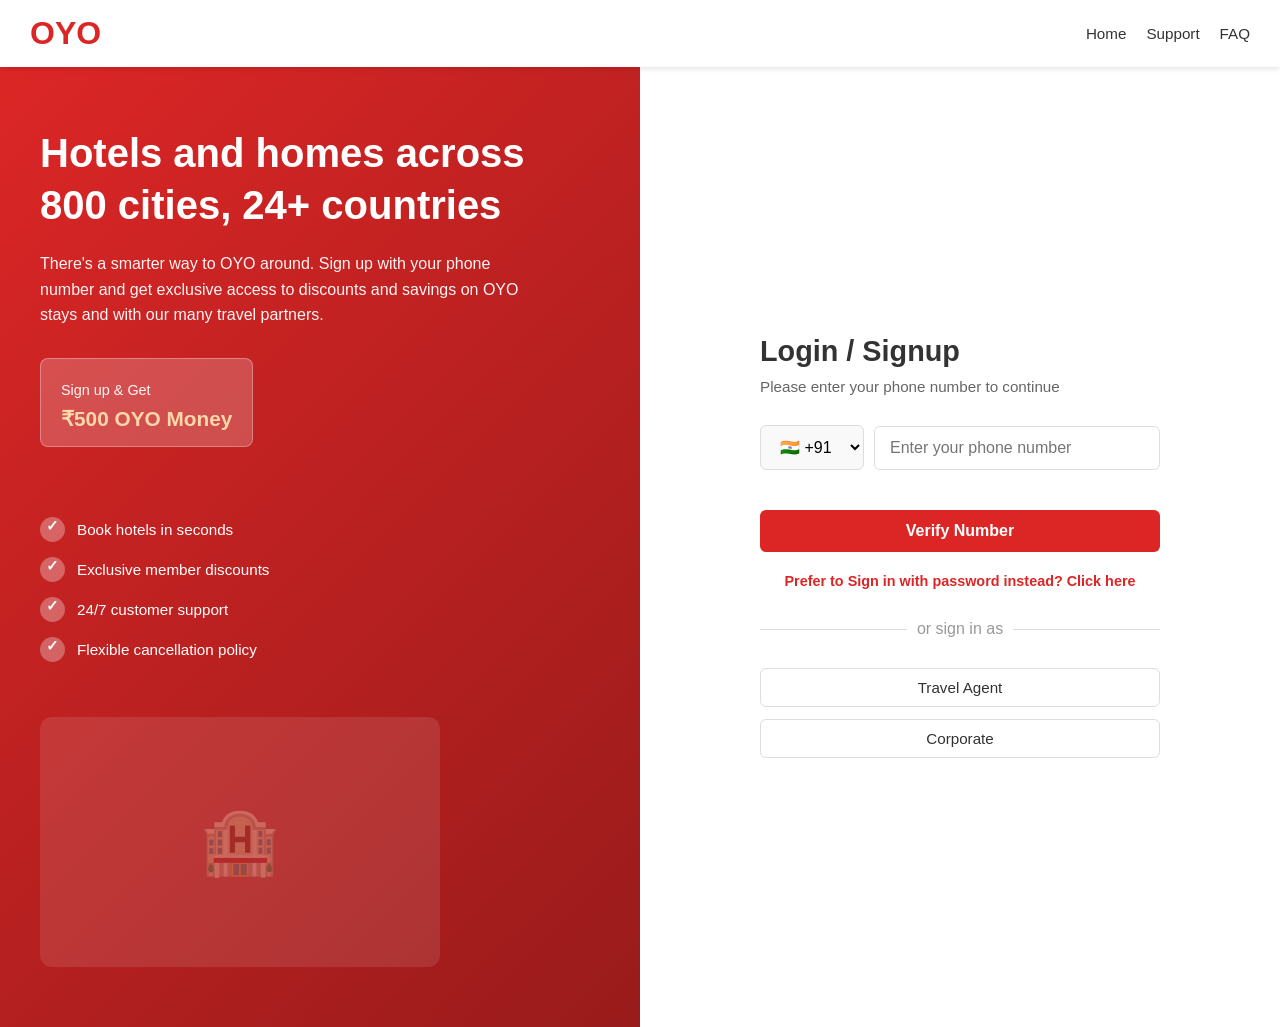
<file: OYO-CLONE/login.html>
<!DOCTYPE html>
<html lang="en">
<head>
    <meta charset="UTF-8">
    <meta name="viewport" content="width=device-width, initial-scale=1.0">
    <title>OYO - Login/Signup</title>
    <style>
        * {
            margin: 0;
            padding: 0;
            box-sizing: border-box;
        }

        body {
            font-family: 'Arial', sans-serif;
            background-color: #f5f5f5;
            overflow-x: hidden;
        }

        /* ==================== HEADER ==================== */
        header {
            display: flex;
            justify-content: space-between;
            align-items: center;
            padding: 15px 30px;
            background-color: white;
            box-shadow: 0 2px 5px rgba(0,0,0,0.1);
            position: sticky;
            top: 0;
            z-index: 100;
        }

        .logo {
            font-size: 2rem;
            font-weight: bold;
            color: #DC2626;
        }

        .header-links {
            display: flex;
            gap: 20px;
            align-items: center;
        }

        .header-links a {
            text-decoration: none;
            color: #333;
            font-weight: 500;
            transition: color 0.3s;
            font-size: 0.95rem;
        }

        .header-links a:hover {
            color: #DC2626;
        }

        /* ==================== MAIN CONTAINER ==================== */
        .container {
            display: flex;
            min-height: calc(100vh - 70px);
        }

        /* ==================== LEFT SECTION ==================== */
        .left-section {
            flex: 1;
            background: linear-gradient(135deg, #DC2626 0%, #991B1B 100%);
            color: white;
            padding: 60px 40px;
            display: flex;
            flex-direction: column;
            justify-content: center;
            align-items: flex-start;
        }

        .left-section h2 {
            font-size: 2.5rem;
            margin-bottom: 20px;
            font-weight: bold;
            line-height: 1.3;
        }

        .left-section p {
            font-size: 1rem;
            margin-bottom: 30px;
            line-height: 1.6;
            opacity: 0.95;
            max-width: 500px;
        }

        .oyo-money-badge {
            background-color: rgba(255, 255, 255, 0.2);
            padding: 15px 20px;
            border-radius: 8px;
            margin-bottom: 30px;
            display: inline-block;
            border: 1px solid rgba(255, 255, 255, 0.3);
        }

        .oyo-money-badge p {
            font-size: 0.9rem;
            margin: 5px 0;
        }

        .oyo-money-badge strong {
            font-size: 1.3rem;
            color: #FED7AA;
        }

        .features-list {
            list-style: none;
            margin-top: 40px;
        }

        .features-list li {
            margin-bottom: 15px;
            display: flex;
            align-items: center;
            font-size: 0.95rem;
        }

        .features-list li:before {
            content: "✓";
            display: inline-block;
            width: 25px;
            height: 25px;
            background-color: rgba(255, 255, 255, 0.3);
            border-radius: 50%;
            text-align: center;
            margin-right: 12px;
            font-weight: bold;
        }

        .illustration {
            margin-top: 40px;
            width: 100%;
            max-width: 400px;
            height: 250px;
            background: rgba(255, 255, 255, 0.1);
            border-radius: 12px;
            display: flex;
            align-items: center;
            justify-content: center;
            font-size: 4rem;
            color: rgba(255, 255, 255, 0.3);
        }

        /* ==================== RIGHT SECTION ==================== */
        .right-section {
            flex: 1;
            background-color: white;
            padding: 60px 40px;
            display: flex;
            flex-direction: column;
            justify-content: center;
            align-items: center;
        }

        .login-card {
            width: 100%;
            max-width: 400px;
        }

        .login-card h3 {
            font-size: 1.8rem;
            margin-bottom: 10px;
            color: #333;
            font-weight: bold;
        }

        .login-card p {
            color: #666;
            margin-bottom: 30px;
            font-size: 0.95rem;
        }

        /* ==================== FORM ==================== */
        .form-group {
            margin-bottom: 20px;
        }

        .phone-input-group {
            display: flex;
            gap: 10px;
            align-items: center;
        }

        .country-code {
            padding: 12px 15px;
            border: 1px solid #ddd;
            border-radius: 6px;
            font-size: 1rem;
            font-weight: 500;
            background-color: #f9f9f9;
            cursor: pointer;
            min-width: 80px;
        }

        .country-code:focus {
            outline: none;
            border-color: #DC2626;
            background-color: white;
        }

        .phone-input {
            flex: 1;
            padding: 12px 15px;
            border: 1px solid #ddd;
            border-radius: 6px;
            font-size: 1rem;
            transition: border-color 0.3s;
        }

        .phone-input:focus {
            outline: none;
            border-color: #DC2626;
            box-shadow: 0 0 0 3px rgba(220, 38, 38, 0.1);
        }

        .verify-btn {
            width: 100%;
            padding: 12px;
            background-color: #DC2626;
            color: white;
            border: none;
            border-radius: 6px;
            font-size: 1rem;
            font-weight: bold;
            cursor: pointer;
            transition: background-color 0.3s;
            margin-top: 20px;
        }

        .verify-btn:hover {
            background-color: #991B1B;
        }

        .verify-btn:active {
            transform: scale(0.98);
        }

        .divider {
            display: flex;
            align-items: center;
            margin: 30px 0;
            gap: 10px;
            color: #999;
        }

        .divider:before,
        .divider:after {
            content: '';
            flex: 1;
            height: 1px;
            background-color: #ddd;
        }

        .password-link {
            text-align: center;
            margin: 20px 0;
        }

        .password-link a {
            color: #DC2626;
            text-decoration: none;
            font-weight: 600;
            font-size: 0.9rem;
            cursor: pointer;
        }

        .password-link a:hover {
            text-decoration: underline;
        }

        .other-options {
            display: flex;
            flex-direction: column;
            gap: 12px;
            margin-top: 30px;
        }

        .option-link {
            text-align: center;
            padding: 10px;
            border: 1px solid #ddd;
            border-radius: 6px;
            text-decoration: none;
            color: #333;
            font-weight: 500;
            transition: all 0.3s;
            font-size: 0.95rem;
        }

        .option-link:hover {
            border-color: #DC2626;
            color: #DC2626;
            background-color: #FEE2E2;
        }

        /* ==================== RESPONSIVE ==================== */
        @media (max-width: 1024px) {
            .left-section {
                padding: 40px 30px;
            }

            .left-section h2 {
                font-size: 2rem;
            }

            .right-section {
                padding: 40px 30px;
            }
        }

        @media (max-width: 768px) {
            header {
                padding: 12px 20px;
            }

            .logo {
                font-size: 1.5rem;
            }

            .header-links {
                gap: 12px;
                font-size: 0.85rem;
            }

            .container {
                flex-direction: column;
                min-height: auto;
            }

            .left-section {
                padding: 40px 20px;
                min-height: 300px;
            }

            .left-section h2 {
                font-size: 1.5rem;
            }

            .left-section p {
                font-size: 0.9rem;
            }

            .features-list {
                display: none;
            }

            .illustration {
                display: none;
            }

            .right-section {
                padding: 40px 20px;
                min-height: auto;
            }

            .login-card {
                max-width: 100%;
            }
        }

        @media (max-width: 480px) {
            header {
                padding: 10px 15px;
            }

            .logo {
                font-size: 1.2rem;
            }

            .header-links {
                gap: 8px;
                font-size: 0.8rem;
            }

            .left-section {
                padding: 30px 15px;
            }

            .left-section h2 {
                font-size: 1.3rem;
            }

            .right-section {
                padding: 30px 15px;
            }

            .login-card h3 {
                font-size: 1.4rem;
            }

            .phone-input-group {
                flex-direction: column;
            }

            .country-code {
                width: 100%;
            }

            .verify-btn {
                padding: 10px;
                font-size: 0.95rem;
            }
        }
    </style>
</head>
<body>
    <header>
        <div class="logo">OYO</div>
        <div class="header-links">
            <a href="index.html">Home</a>
            <a href="#">Support</a>
            <a href="#">FAQ</a>
        </div>
    </header>

    <div class="container">
        <!-- LEFT SECTION -->
        <section class="left-section">
            <h2>Hotels and homes across 800 cities, 24+ countries</h2>
            <p>There's a smarter way to OYO around. Sign up with your phone number and get exclusive access to discounts and savings on OYO stays and with our many travel partners.</p>

            <div class="oyo-money-badge">
                <p>Sign up & Get</p>
                <strong>₹500 OYO Money</strong>
            </div>

            <ul class="features-list">
                <li>Book hotels in seconds</li>
                <li>Exclusive member discounts</li>
                <li>24/7 customer support</li>
                <li>Flexible cancellation policy</li>
            </ul>

            <div class="illustration">🏨</div>
        </section>

        <!-- RIGHT SECTION -->
        <section class="right-section">
            <div class="login-card">
                <h3>Login / Signup</h3>
                <p>Please enter your phone number to continue</p>

                <form>
                    <div class="form-group">
                        <div class="phone-input-group">
                            <select class="country-code">
                                <option value="+91">🇮🇳 +91</option>
                                <option value="+1">🇺🇸 +1</option>
                                <option value="+44">🇬🇧 +44</option>
                                <option value="+91">🇮🇳 +91</option>
                            </select>
                            <input 
                                type="tel" 
                                class="phone-input" 
                                placeholder="Enter your phone number" 
                                required
                                pattern="[0-9]{10}"
                            >
                        </div>
                    </div>

                    <button type="submit" class="verify-btn">Verify Number</button>
                </form>

                <div class="password-link">
                    <a href="#">Prefer to Sign in with password instead? Click here</a>
                </div>

                <div class="divider">or sign in as</div>

                <div class="other-options">
                    <a href="#" class="option-link">Travel Agent</a>
                    <a href="#" class="option-link">Corporate</a>
                </div>
            </div>
        </section>
    </div>
</body>
</html>
</file>
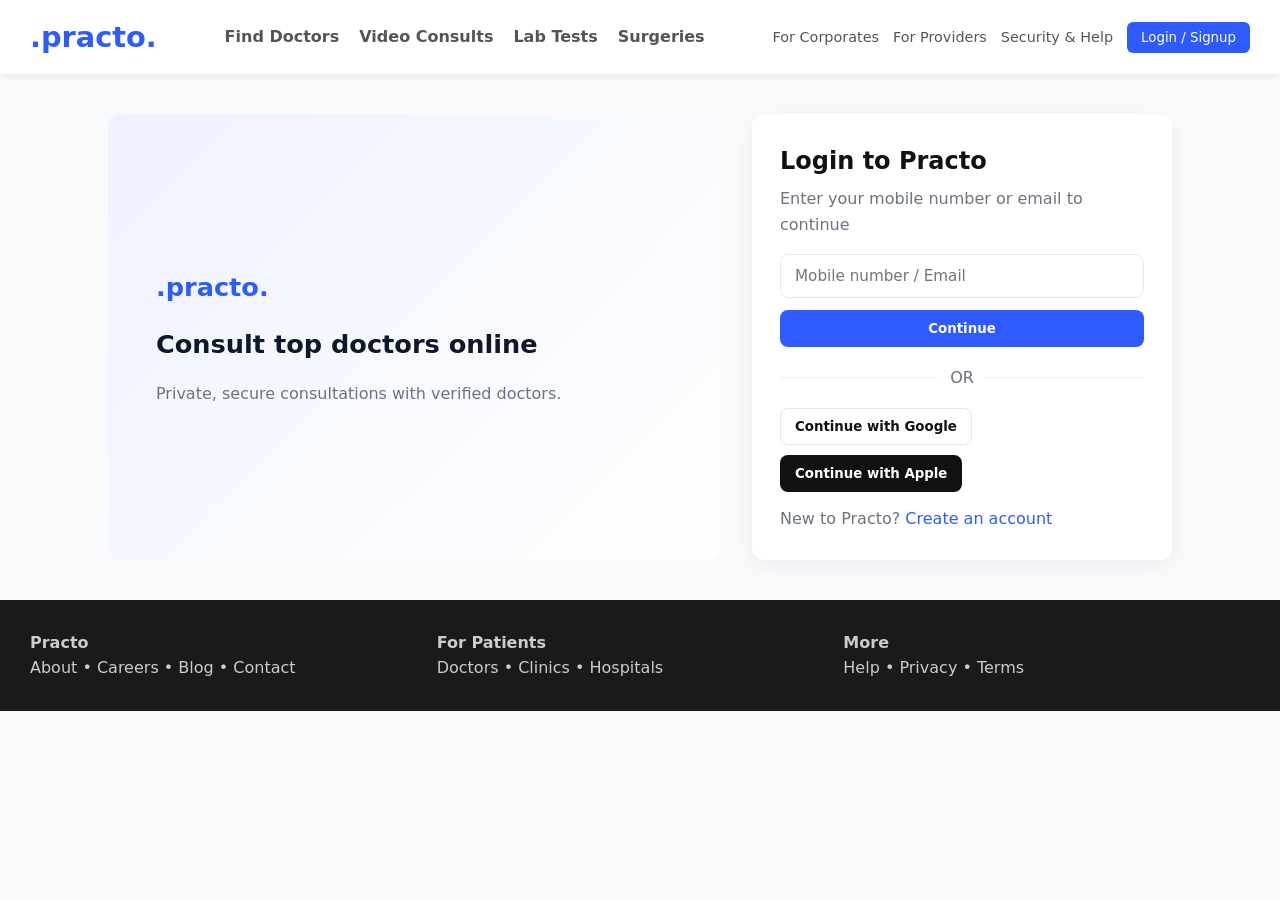
<file: PRACTO-CLONE/login.html>
<!doctype html>
<html lang="en">
<head>
  <meta charset="utf-8" />
  <meta name="viewport" content="width=device-width,initial-scale=1" />
  <title>Practo — Login</title>
  <link rel="stylesheet" href="practo.css">
  <link rel="stylesheet" href="login.css">
</head>
<body>
  <header class="header">
    <div class="logo">.practo.</div>

    <nav class="menu">
        <p>Find Doctors</p>
        <p>Video Consults</p>
        <p>Lab Tests</p>
        <p>Surgeries</p>
    </nav>

    <nav class="nav-links">
        <a href="#">For Corporates</a>
        <a href="#">For Providers</a>
        <a href="#">Security & Help</a>
        <button class="login-btn">Login / Signup</button>
    </nav>
  </header>
  <div class="wrap">
    <aside class="left">
      <div class="brand">.practo.</div>
      <h1>Consult top doctors online</h1>
      <p>Private, secure consultations with verified doctors.</p>
    </aside>

    <main class="right">
      <div class="card">
        <h2>Login to Practo</h2>
        <p class="muted">Enter your mobile number or email to continue</p>

        <form class="login-form" onsubmit="return false;">
          <label class="sr-only">Mobile or Email</label>
          <input type="text" placeholder="Mobile number / Email" aria-label="mobile or email">
          <button class="btn primary">Continue</button>
        </form>

        <div class="divider">OR</div>

        <div class="socials">
          <button class="btn google">Continue with Google</button>
          <button class="btn apple">Continue with Apple</button>
        </div>

        <p class="small">New to Practo? <a href="#">Create an account</a></p>
      </div>
    </main>
  </div>

  <footer class="footer">
    <div>
        <h4>Practo</h4>
        <p>About • Careers • Blog • Contact</p>
    </div>
    <div>
        <h4>For Patients</h4>
        <p>Doctors • Clinics • Hospitals</p>
    </div>
    <div>
        <h4>More</h4>
        <p>Help • Privacy • Terms</p>
    </div>
  </footer>
</body>
</html>
</file>
<file: PRACTO-CLONE/practo.css>
/* ===== RESET ===== */
* {
    margin: 0;
    padding: 0;
    box-sizing: border-box;
    font-family: system-ui, Arial, sans-serif;
}

body {
    background: #fafbfc;
    color: #222;
    line-height: 1.6;
}

/* ===== HEADER ===== */
.header {
    display: flex;
    justify-content: space-between;
    align-items: center;
    flex-wrap: wrap;
    gap: 10px;
    padding: 14px 30px;
    background: #fff;
    box-shadow: 0 2px 8px rgba(0,0,0,.08);
    position: sticky;
    top: 0;
}

.logo {
    font-size: 1.8rem;
    font-weight: 800;
    color: #2e5bff;
}

.menu {
    display: flex;
    gap: 20px;
}

.menu p {
    cursor: pointer;
    font-weight: 600;
    color: #555;
}

.nav-links {
    display: flex;
    gap: 14px;
    align-items: center;
}

.nav-links a {
    text-decoration: none;
    color: #555;
    font-size: .9rem;
}

.login-btn {
    padding: 8px 14px;
    background: #2e5bff;
    color: white;
    border: none;
    border-radius: 6px;
    cursor: pointer;
}

/* ===== SEARCH ===== */
.search-bar {
    display: flex;
    gap: 14px;
    padding: 20px;
    background: #fff;
    justify-content: center;
    width: 100%;
    max-width: 1100px;
    margin: 18px auto;
}

.location {
    display: flex;
    gap: 8px;
    align-items: center;
}

.location img { width: 20px; height: auto; }

.search-bar input {
    flex: 1 1 auto;
    min-width: 140px;
    padding: 12px 18px;
    border-radius: 30px;
    border: 1px solid #ccc;
}

/* ===== SERVICES ===== */
.services {
    padding: 40px 20px;
    text-align: center;
}

.subtitle {
    color: #666;
    margin-bottom: 30px;
}

.service-grid {
    display: grid;
    grid-template-columns: repeat(4,1fr);
    gap: 20px;
}

.card {
    background: #fff;
    padding: 20px;
    border-radius: 12px;
    box-shadow: 0 2px 12px rgba(0,0,0,.08);
}

.card img {
    width: 70px;
}

/* ===== SPECIALITY ===== */
.speciality {
    display: flex;
    justify-content: space-between;
    align-items: center;
    padding: 40px;
}

.speciality button {
    padding: 10px 20px;
    border: none;
    background: #2e5bff;
    color: #fff;
    border-radius: 6px;
}

/* ===== DISEASE ===== */
.disease {
    display: grid;
    grid-template-columns: repeat(6,1fr);
    gap: 14px;
    padding: 20px;
}

.disease-card {
    background: #fff;
    padding: 20px;
    text-align: center;
    border-radius: 10px;
    box-shadow: 0 2px 8px rgba(0,0,0,.08);
}

/* ===== APPOINTMENT ===== */
.appointment {
    padding: 40px;
    text-align: center;
}

.clinic-images {
    display: flex;
    gap: 20px;
    justify-content: center;
    margin-top: 20px;
}

.clinic-images img {
    width: 100%;
    max-width: 250px;
    border-radius: 10px;
}

/* ===== DOWNLOAD ===== */
.download {
    display: flex;
    align-items: center;
    gap: 30px;
    padding: 40px;
}

.download img { width: 100%; max-width: 140px; height: auto; }

/* ===== FOOTER ===== */
.footer {
    background: #1a1a1a;
    color: #ccc;
    display: grid;
    grid-template-columns: repeat(3,1fr);
    padding: 30px;
}

/* ===== RESPONSIVE ===== */
@media (max-width: 900px) {
    .menu { display: none; }
    .service-grid { grid-template-columns: repeat(2,1fr); }
    .disease { grid-template-columns: repeat(3,1fr); }
}

@media (max-width: 600px) {
    .service-grid { grid-template-columns: 1fr; }
    .disease { grid-template-columns: 1fr; }
    .clinic-images { flex-direction: column; }
}
</file>
<file: PRACTO-CLONE/login.css>
:root{--blue:#2e5bff;--bg:#f8fafc;--muted:#6b7280}
*{box-sizing:border-box;margin:0;padding:0;font-family:system-ui,-apple-system,Segoe UI,Roboto,'Helvetica Neue',Arial}
body{background:var(--bg);color:#111}
.wrap{max-width:1100px;margin:40px auto;display:grid;grid-template-columns:1fr 420px;gap:32px;padding:0 18px;align-items:stretch}
.left{background:linear-gradient(135deg,#eef2ff 0%,#fff 100%);padding:48px;border-radius:12px;display:flex;flex-direction:column;justify-content:center;gap:16px}
.brand{font-weight:800;color:var(--blue);font-size:1.6rem}
.left h1{font-size:1.6rem;color:#0f172a}
.left p{color:var(--muted)}
.right{display:flex;align-items:center;justify-content:center}
.card{background:#fff;padding:28px;border-radius:12px;box-shadow:0 6px 24px rgba(13,18,31,0.06);width:100%}
.card h2{margin-bottom:6px}
.muted{color:var(--muted);margin-bottom:16px}
.login-form{display:flex;flex-direction:column;gap:12px}
.login-form input{padding:12px 14px;border:1px solid #e6e9ef;border-radius:8px;font-size:0.95rem}
.btn{display:inline-block;padding:10px 14px;border-radius:8px;border:1px solid transparent;cursor:pointer;font-weight:600}
.primary{background:var(--blue);color:#fff}
.google{background:#fff;color:#111;border:1px solid #e5e7eb}
.apple{background:#111;color:#fff}
.divider{display:flex;align-items:center;gap:12px;color:var(--muted);margin:18px 0;text-align:center}
.divider:before,.divider:after{content:'';flex:1;height:1px;background:#eef2f6}
.socials{display:flex;gap:10px;flex-wrap:wrap}
.small{color:var(--muted);margin-top:14px}
.small a{color:var(--blue);text-decoration:none}
/* footer handled by practo.css (.footer) */

/* Responsive */
@media (max-width:900px){
  .wrap{grid-template-columns:1fr;gap:18px;padding:0 14px}
  .left{order:2;padding:28px}
  .right{order:1}
  .card{padding:22px}
}

@media (max-width:420px){
  .left h1{font-size:1.2rem}
  .brand{font-size:1.2rem}
  .wrap{margin:24px auto}
}

.sr-only{position:absolute;width:1px;height:1px;padding:0;margin:-1px;overflow:hidden;clip:rect(0,0,0,0);white-space:nowrap;border:0}
</file>
